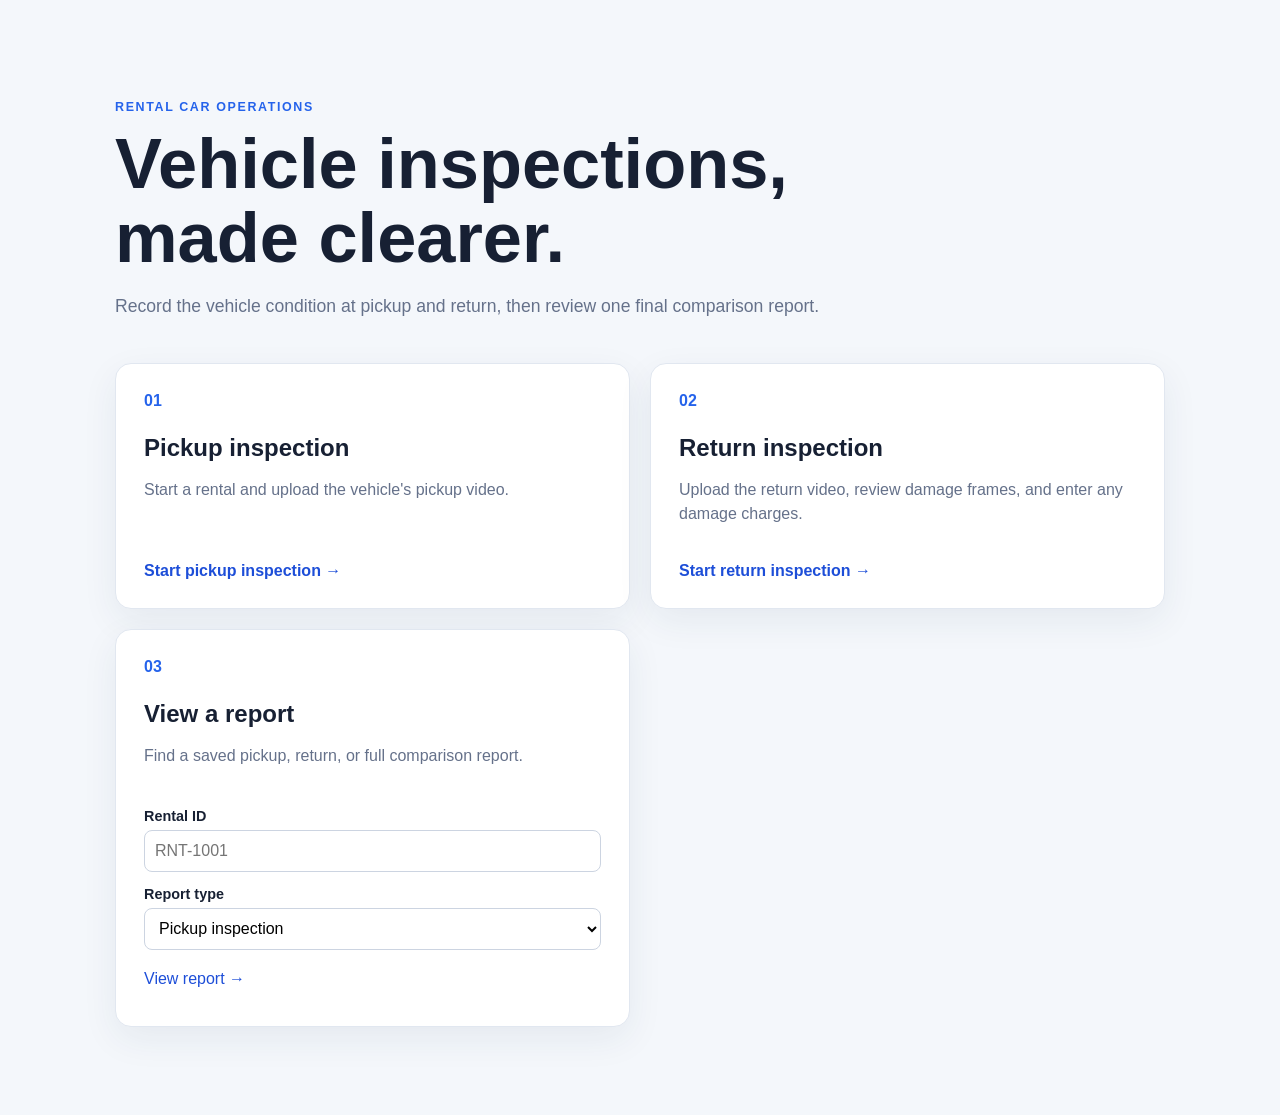
<file: templates/index.html>
<!doctype html>
<html lang="en">
<head>
  <meta charset="utf-8">
  <meta name="viewport" content="width=device-width, initial-scale=1">
  <title>Rental Car Inspection</title>
  <link rel="stylesheet" href="/style/landing.css">
</head>
<body>
  <main class="landing">
    <header class="hero">
      <p class="eyebrow">RENTAL CAR OPERATIONS</p>
      <h1>Vehicle inspections, made clearer.</h1>
      <p>Record the vehicle condition at pickup and return, then review one final comparison report.</p>
    </header>
    <section class="actions" aria-label="Inspection actions">
      <a class="action-card" href="/pickup">
        <span class="step">01</span>
        <h2>Pickup inspection</h2>
        <p>Start a rental and upload the vehicle's pickup video.</p>
        <span class="action-link">Start pickup inspection <span aria-hidden="true">→</span></span>
      </a>
      <a class="action-card" href="/return">
        <span class="step">02</span>
        <h2>Return inspection</h2>
        <p>Upload the return video, review damage frames, and enter any damage charges.</p>
        <span class="action-link">Start return inspection <span aria-hidden="true">→</span></span>
      </a>
      <form class="action-card report-lookup" action="/reports" method="get">
        <span class="step">03</span>
        <h2>View a report</h2>
        <p>Find a saved pickup, return, or full comparison report.</p>
        <label for="report-rental-id">Rental ID</label>
        <input id="report-rental-id" name="rental_id" required maxlength="80" placeholder="RNT-1001">
        <label for="report-type">Report type</label>
        <select id="report-type" name="report_type">
          <option value="pickup_inspection">Pickup inspection</option>
          <option value="return_inspection">Return inspection</option>
          <option value="final_comparison">Full comparison</option>
        </select>
        <button type="submit" class="action-link">View report <span aria-hidden="true">→</span></button>
        <span id="lookup-error" class="lookup-error" role="alert"></span>
      </form>
    </section>
  </main>
  <script src="/style/landing.js"></script>
</body>
</html>
</file>
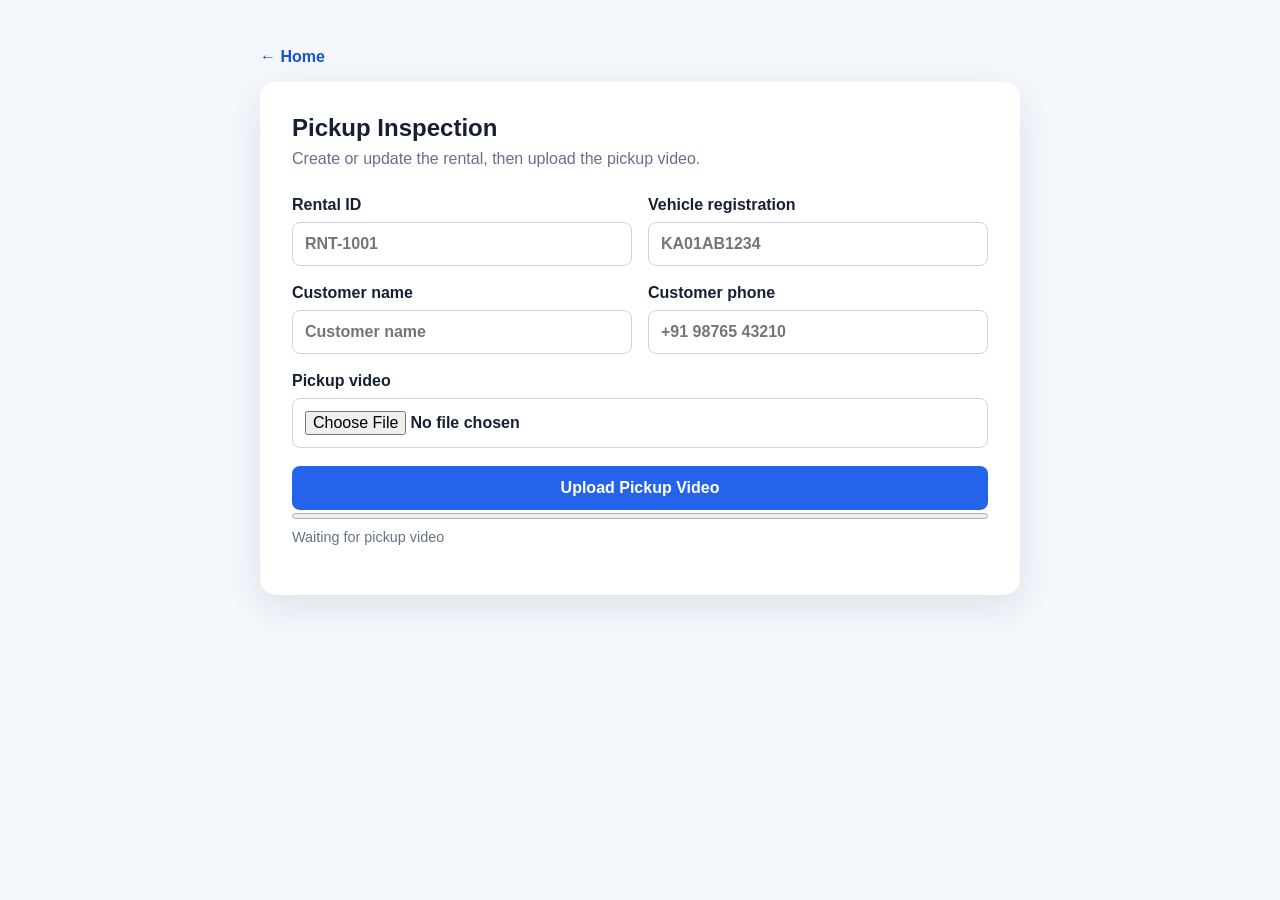
<file: templates/pickup.html>
<!doctype html>
<html lang="en">
<head>
  <meta charset="utf-8">
  <meta name="viewport" content="width=device-width, initial-scale=1">
  <title>Pickup Inspection</title>
  <link rel="stylesheet" href="/style/pickup.css">
</head>
<body>
  <main>
    <a class="home-link" href="/">← Home</a>
    <section class="card">
      <h1>Pickup Inspection</h1>
      <p class="subtitle">Create or update the rental, then upload the pickup video.</p>
      <div id="message" role="alert"></div>
      <form id="pickup-form">
        <div class="grid">
          <label>Rental ID
            <input name="rental_id" required maxlength="80" placeholder="RNT-1001">
          </label>
          <label>Vehicle registration
            <input name="vehicle_registration" required maxlength="30" placeholder="KA01AB1234">
          </label>
        </div>
        <div class="grid">
          <label>Customer name
            <input name="customer_name" required maxlength="120" placeholder="Customer name">
          </label>
          <label>Customer phone
            <input name="customer_phone" required maxlength="30" placeholder="+91 98765 43210">
          </label>
        </div>
        <label>Pickup video
          <input name="video" type="file" accept="video/mp4,video/quicktime,video/x-msvideo,video/x-matroska,video/webm" required>
        </label>
        <button type="submit">Upload Pickup Video</button>
      </form>
      <div class="progress-area">
        <progress id="progress-bar" max="100" value="0"></progress>
        <p id="progress-message">Waiting for pickup video</p>
      </div>
      <section id="pickup-report" hidden>
        <h2>Pickup analysis report</h2>
        <iframe class="inline-report" title="Pickup inspection report"></iframe>
      </section>
    </section>
  </main>
  <script src="/style/inspection-progress.js"></script>
  <script src="/style/pickup.js"></script>
</body>
</html>
</file>
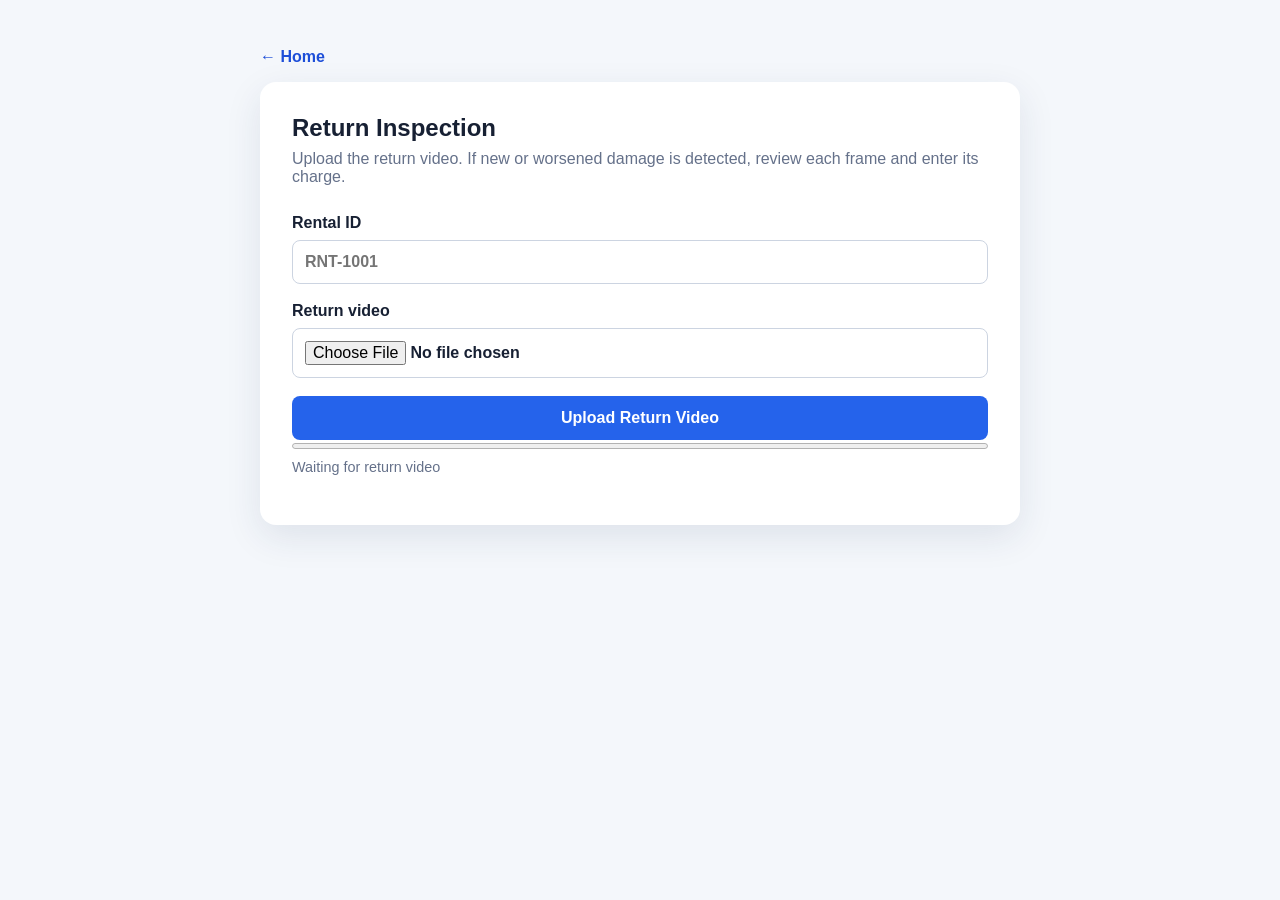
<file: templates/return.html>
<!doctype html>
<html lang="en">
<head>
  <meta charset="utf-8">
  <meta name="viewport" content="width=device-width, initial-scale=1">
  <title>Return Inspection</title>
  <link rel="stylesheet" href="/style/pickup.css">
</head>
<body>
  <main>
    <a class="home-link" href="/">← Home</a>
    <section class="card">
      <h1>Return Inspection</h1>
      <p class="subtitle">Upload the return video. If new or worsened damage is detected, review each frame and enter its charge.</p>
      <div id="message" role="alert"></div>
      <form id="return-form">
        <label>Rental ID
          <input name="rental_id" required maxlength="80" placeholder="RNT-1001">
        </label>
        <label>Return video
          <input name="video" type="file" accept="video/mp4,video/quicktime,video/x-msvideo,video/x-matroska,video/webm" required>
        </label>
        <button type="submit">Upload Return Video</button>
      </form>
      <div class="progress-area">
        <progress id="progress-bar" max="100" value="0"></progress>
        <p id="progress-message">Waiting for return video</p>
      </div>
      <section id="damage-review" hidden>
        <p id="damage-progress" class="subtitle"></p>
        <div id="damage-frames" class="damage-frames"></div>
        <h2 id="damage-title"></h2>
        <p id="damage-reason"></p>
        <label>Damage charge (INR)
          <input id="damage-amount" type="number" min="0" step="0.01" required>
        </label>
        <button id="next-damage" type="button">Save charge and continue</button>
      </section>
      <section id="return-report" hidden>
        <h2>Final inspection report</h2>
        <iframe class="inline-report" title="Final comparison report"></iframe>
      </section>
    </section>
  </main>
  <script src="/style/inspection-progress.js"></script>
  <script src="/style/return.js"></script>
</body>
</html>
</file>
<file: style/landing.css>
:root {
  color-scheme: light;
  font-family: Inter, Arial, sans-serif;
  color: #172033;
  background: #f4f7fb;
}

* {
  box-sizing: border-box;
}

body {
  margin: 0;
  min-height: 100vh;
}

.landing {
  width: min(1050px, calc(100% - 40px));
  margin: 0 auto;
  padding: 88px 0;
}

.hero {
  max-width: 720px;
  margin-bottom: 42px;
}

.eyebrow {
  color: #2563eb;
  font-size: 0.78rem;
  font-weight: 800;
  letter-spacing: 0.13em;
}

h1 {
  margin: 12px 0;
  font-size: clamp(2.4rem, 6vw, 4.4rem);
  line-height: 1.05;
}

.hero > p:last-child {
  color: #65718a;
  font-size: 1.1rem;
  line-height: 1.6;
}

.actions {
  display: grid;
  grid-template-columns: repeat(2, minmax(0, 1fr));
  gap: 20px;
}

.action-card {
  display: block;
  padding: 28px;
  border: 1px solid #e1e7f0;
  border-radius: 16px;
  background: white;
  color: inherit;
  text-decoration: none;
  box-shadow: 0 12px 36px rgba(32, 52, 86, 0.07);
  transition: transform 150ms ease, box-shadow 150ms ease;
}

a.action-card:hover,
a.action-card:focus-visible {
  transform: translateY(-3px);
  box-shadow: 0 16px 40px rgba(32, 52, 86, 0.13);
}

.action-card:hover,
.action-card:focus-visible {
  transform: translateY(-3px);
  box-shadow: 0 16px 40px rgba(32, 52, 86, 0.13);
}

.step {
  color: #2563eb;
  font-weight: 800;
}

.action-card h2 {
  margin: 24px 0 8px;
}

.action-card p {
  min-height: 48px;
  color: #65718a;
  line-height: 1.5;
}

.action-link {
  display: inline-block;
  margin-top: 20px;
  color: #1d4ed8;
  font-weight: 700;
}

.report-lookup label {
  display: block;
  margin: 14px 0 6px;
  font-size: 0.9rem;
  font-weight: 700;
}

.report-lookup input,
.report-lookup select {
  width: 100%;
  min-height: 42px;
  border: 1px solid #ccd4e1;
  border-radius: 8px;
  padding: 9px 10px;
  background: white;
  font: inherit;
}

.report-lookup button {
  border: 0;
  background: transparent;
  padding: 0;
  cursor: pointer;
  font: inherit;
}

.lookup-error {
  display: block;
  margin-top: 10px;
  color: #991b1b;
}

@media (max-width: 650px) {
  .landing {
    padding: 48px 0;
  }

  .actions {
    grid-template-columns: 1fr;
  }
}
</file>
<file: style/pickup.css>
:root {
  color-scheme: light;
  font-family: Inter, Arial, sans-serif;
}

body {
  margin: 0;
  background: #f4f7fb;
  color: #172033;
}

main {
  max-width: 760px;
  margin: 48px auto;
  padding: 0 20px;
}

.home-link {
  display: inline-block;
  margin-bottom: 16px;
  color: #1d4ed8;
  font-weight: 700;
  text-decoration: none;
}

.card {
  background: white;
  border-radius: 16px;
  padding: 32px;
  box-shadow: 0 12px 36px rgba(32, 52, 86, 0.10);
}

h1 {
  margin: 0 0 8px;
}

.subtitle {
  margin: 0 0 28px;
  color: #65718a;
}

form {
  display: grid;
  gap: 18px;
}

.grid {
  display: grid;
  grid-template-columns: 1fr 1fr;
  gap: 16px;
}

label {
  display: grid;
  gap: 8px;
  font-weight: 700;
}

input {
  box-sizing: border-box;
  width: 100%;
  border: 1px solid #ccd4e1;
  border-radius: 8px;
  padding: 12px;
  font: inherit;
}

input:focus {
  outline: 3px solid #dbeafe;
  border-color: #3b82f6;
}

button {
  border: 0;
  border-radius: 8px;
  background: #2563eb;
  color: white;
  padding: 13px 18px;
  font: inherit;
  font-weight: 700;
  cursor: pointer;
}

button:disabled {
  opacity: 0.65;
  cursor: wait;
}

#message {
  display: none;
  border-radius: 8px;
  padding: 12px 14px;
}

#message.success {
  display: block;
  background: #dcfce7;
  color: #166534;
}

#message.error {
  display: block;
  background: #fee2e2;
  color: #991b1b;
}

.progress-area {
  margin: 0 0 18px;
}

.progress-area progress {
  display: block;
  width: 100%;
  height: 12px;
  accent-color: #2563eb;
}

.progress-area p {
  margin: 7px 0 0;
  color: #65718a;
  font-size: 0.9rem;
}

.inline-report {
  display: block;
  width: 100%;
  min-height: 1000px;
  margin-top: 16px;
  border: 1px solid #ccd4e1;
  border-radius: 8px;
  background: #f4f7fb;
}

.damage-frames {
  display: flex;
  flex-wrap: wrap;
  gap: 12px;
  margin-bottom: 20px;
}

.damage-frame {
  display: block;
  width: 100%;
  max-width: 360px;
  max-height: 260px;
  border: 1px solid #ccd4e1;
  border-radius: 8px;
  object-fit: contain;
}

[hidden] {
  display: none !important;
}

@media (max-width: 600px) {
  .grid {
    grid-template-columns: 1fr;
  }

  main {
    margin-top: 20px;
  }

  .card {
    padding: 22px;
  }
}
</file>
